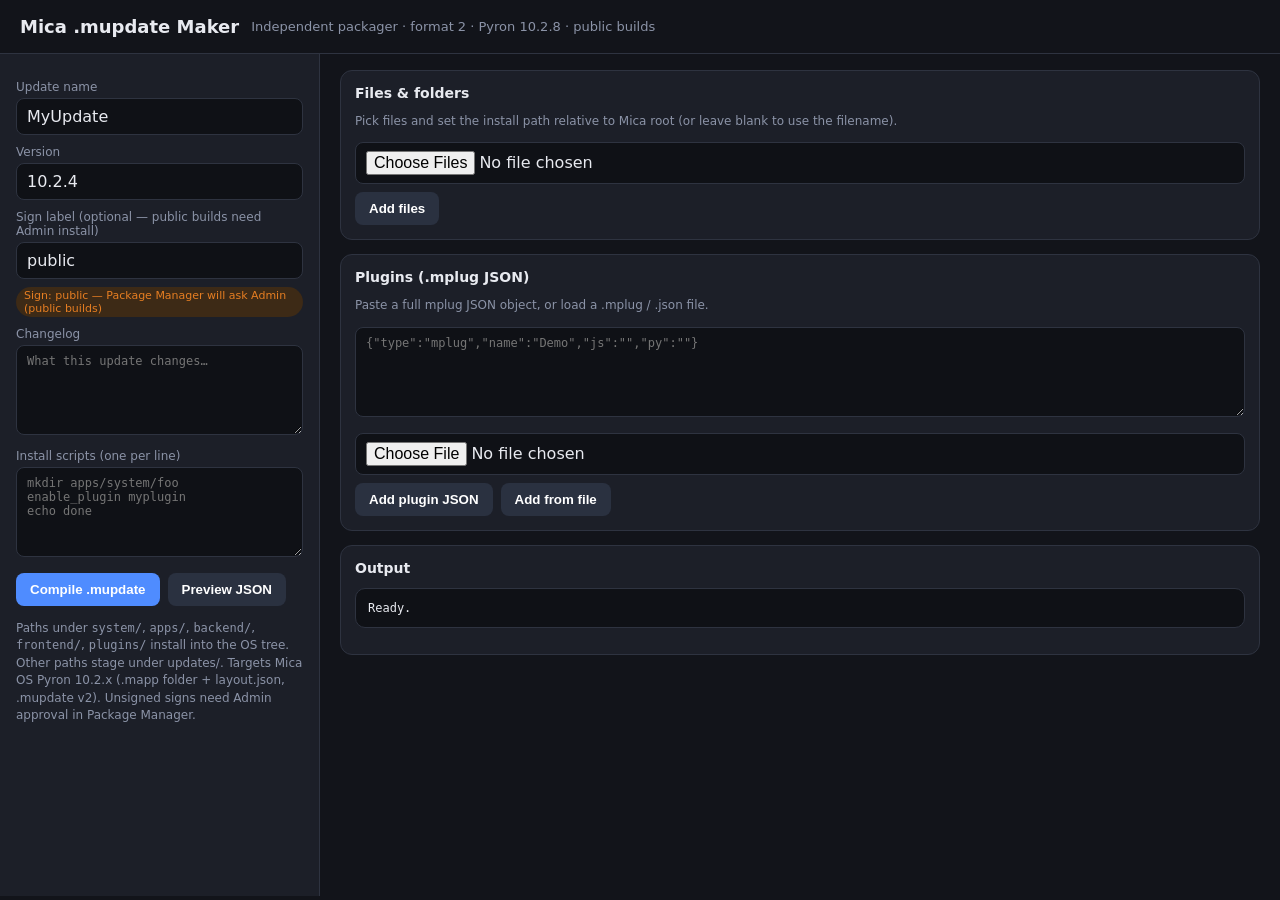
<file: mica-os-pyron10.2.8/tools/mupdate-maker.html>
<!DOCTYPE html>
<html lang="en">
<head>
<meta charset="utf-8">
<title>Mica .mupdate Maker</title>
<style>
  :root { --bg:#12141a; --panel:#1c1f28; --border:#2e3340; --text:#e8eaf0; --muted:#8b93a7; --accent:#4f8cff; --ok:#2ecc71; --warn:#e67e22; }
  * { box-sizing: border-box; }
  body { margin:0; font-family: Segoe UI, system-ui, sans-serif; background:var(--bg); color:var(--text); min-height:100vh; }
  header { padding:16px 20px; border-bottom:1px solid var(--border); display:flex; align-items:center; gap:12px; }
  header h1 { margin:0; font-size:18px; font-weight:600; }
  header span { color:var(--muted); font-size:13px; }
  main { display:grid; grid-template-columns: 320px 1fr; gap:0; min-height:calc(100vh - 58px); }
  aside { border-right:1px solid var(--border); padding:16px; background:var(--panel); }
  section { padding:16px 20px; overflow:auto; }
  label { display:block; font-size:12px; color:var(--muted); margin:10px 0 4px; }
  input, textarea, select { width:100%; padding:8px 10px; border-radius:8px; border:1px solid var(--border); background:#0f1116; color:var(--text); font:inherit; }
  textarea { min-height:90px; font-family: ui-monospace, Consolas, monospace; font-size:12px; }
  button { background:var(--accent); color:#fff; border:none; border-radius:8px; padding:9px 14px; font-weight:600; cursor:pointer; }
  button.secondary { background:#2a3140; }
  button:disabled { opacity:0.5; cursor:not-allowed; }
  .row { display:flex; gap:8px; flex-wrap:wrap; margin-top:12px; }
  .card { background:var(--panel); border:1px solid var(--border); border-radius:12px; padding:14px; margin-bottom:14px; }
  .card h3 { margin:0 0 8px; font-size:14px; }
  .file-row { display:flex; justify-content:space-between; align-items:center; padding:8px 0; border-bottom:1px solid var(--border); font-size:13px; gap:10px; }
  .file-row code { color:#9ec1ff; word-break:break-all; }
  .badge { display:inline-block; padding:2px 8px; border-radius:999px; font-size:11px; background:#243049; }
  .badge.ok { background:#1e3d2f; color:var(--ok); }
  .badge.warn { background:#3d2a16; color:var(--warn); }
  pre { background:#0f1116; border:1px solid var(--border); border-radius:10px; padding:12px; overflow:auto; font-size:12px; max-height:280px; }
  .hint { font-size:12px; color:var(--muted); line-height:1.45; }
</style>
</head>
<body>
<header>
  <h1>Mica .mupdate Maker</h1>
  <span>Independent packager · format 2 · Pyron 10.2.8 · public builds</span>
</header>
<main>
  <aside>
    <label>Update name</label>
    <input id="name" value="MyUpdate">
    <label>Version</label>
    <input id="version" value="10.2.4">
    <label>Sign label (optional — public builds need Admin install)</label>
    <input id="sign" value="public" maxlength="16">
    <div id="signBadge" class="badge ok" style="margin-top:8px;">Public sign</div>
    <label>Changelog</label>
    <textarea id="changelog" placeholder="What this update changes…"></textarea>
    <label>Install scripts (one per line)</label>
    <textarea id="scripts" placeholder="mkdir apps/system/foo&#10;enable_plugin myplugin&#10;echo done"></textarea>
    <div class="row">
      <button onclick="compile()">Compile .mupdate</button>
      <button class="secondary" onclick="preview()">Preview JSON</button>
    </div>
    <p class="hint" style="margin-top:14px;">
      Paths under <code>system/</code>, <code>apps/</code>, <code>backend/</code>, <code>frontend/</code>, <code>plugins/</code>
      install into the OS tree. Other paths stage under updates/.
      Targets Mica OS Pyron 10.2.x (.mapp folder + layout.json, .mupdate v2). Unsigned signs need Admin approval in Package Manager.
    </p>
  </aside>
  <section>
    <div class="card">
      <h3>Files &amp; folders</h3>
      <p class="hint">Pick files and set the install path relative to Mica root (or leave blank to use the filename).</p>
      <div class="row">
        <input type="file" id="filePick" multiple>
        <button class="secondary" onclick="addFiles()">Add files</button>
      </div>
      <div id="fileList"></div>
    </div>
    <div class="card">
      <h3>Plugins (.mplug JSON)</h3>
      <p class="hint">Paste a full mplug JSON object, or load a .mplug / .json file.</p>
      <textarea id="pluginJson" placeholder='{"type":"mplug","name":"Demo","js":"","py":""}'></textarea>
      <div class="row">
        <input type="file" id="plugPick" accept=".mplug,.json,.txt">
        <button class="secondary" onclick="addPluginText()">Add plugin JSON</button>
        <button class="secondary" onclick="addPluginFile()">Add from file</button>
      </div>
      <div id="plugList"></div>
    </div>
    <div class="card">
      <h3>Output</h3>
      <pre id="out">Ready.</pre>
    </div>
  </section>
</main>
<script>
const OFFICIAL = ''; // public packager — no privileged sign
const state = { files: {}, plugins: [] };

document.getElementById('sign').addEventListener('input', updateSignBadge);
updateSignBadge();

function updateSignBadge() {
  const s = document.getElementById('sign').value.trim();
  const el = document.getElementById('signBadge');
  el.className = 'badge warn';
  el.textContent = s
    ? ('Sign: ' + s + ' — Package Manager will ask Admin (public builds)')
    : 'No sign — Package Manager will ask Admin';
}

function renderFiles() {
  const box = document.getElementById('fileList');
  const keys = Object.keys(state.files);
  if (!keys.length) { box.innerHTML = '<p class="hint">No files yet.</p>'; return; }
  box.innerHTML = keys.map(k => `
    <div class="file-row">
      <code>${k}</code>
      <button class="secondary" onclick="removeFile('${k.replace(/'/g, "\\'")}')">Remove</button>
    </div>`).join('');
}

function renderPlugins() {
  const box = document.getElementById('plugList');
  if (!state.plugins.length) { box.innerHTML = '<p class="hint">No plugins yet.</p>'; return; }
  box.innerHTML = state.plugins.map((p, i) => `
    <div class="file-row">
      <span>${p.name || p.id || ('plugin ' + (i+1))}</span>
      <button class="secondary" onclick="state.plugins.splice(${i},1);renderPlugins();">Remove</button>
    </div>`).join('');
}

function removeFile(k) { delete state.files[k]; renderFiles(); }

function readFileAsTextOrDataURL(file) {
  return new Promise((resolve, reject) => {
    const isText = /\.(txt|md|json|js|css|html|htm|py|svg|xml|csv|log|ini|yml|yaml|toml)$/i.test(file.name);
    const r = new FileReader();
    r.onerror = reject;
    r.onload = () => resolve(r.result);
    if (isText) r.readAsText(file);
    else r.readAsDataURL(file);
  });
}

async function addFiles() {
  const input = document.getElementById('filePick');
  for (const f of input.files) {
    let path = prompt('Install path for ' + f.name + ' (e.g. apps/system/myapp/index.html)', f.name);
    if (path === null) continue;
    path = (path || f.name).replace(/\\/g, '/').replace(/^\//, '');
    state.files[path] = await readFileAsTextOrDataURL(f);
  }
  input.value = '';
  renderFiles();
}

function addPluginText() {
  const raw = document.getElementById('pluginJson').value.trim();
  if (!raw) return alert('Paste plugin JSON first');
  try {
    const obj = JSON.parse(raw);
    obj.type = obj.type || 'mplug';
    state.plugins.push(obj);
    document.getElementById('pluginJson').value = '';
    renderPlugins();
  } catch (e) {
    alert('Invalid JSON: ' + e.message);
  }
}

async function addPluginFile() {
  const input = document.getElementById('plugPick');
  const f = input.files[0];
  if (!f) return alert('Choose a file');
  const text = await f.text();
  try {
    let obj;
    if (text.trim().startsWith('{')) obj = JSON.parse(text);
    else {
      // try base64
      try { obj = JSON.parse(decodeURIComponent(escape(atob(text.trim())))); }
      catch { obj = JSON.parse(atob(text.trim())); }
    }
    obj.type = obj.type || 'mplug';
    state.plugins.push(obj);
    renderPlugins();
  } catch (e) {
    alert('Could not parse plugin: ' + e.message);
  }
  input.value = '';
}

function buildPackage() {
  const scripts = document.getElementById('scripts').value
    .split(/\r?\n/).map(s => s.trim()).filter(Boolean);
  return {
    type: 'mupdate',
    format: 2,
    sign: document.getElementById('sign').value.trim(),
    name: document.getElementById('name').value.trim() || 'Update',
    version: document.getElementById('version').value.trim() || '1.0',
    changelog: document.getElementById('changelog').value.trim(),
    files: { ...state.files },
    scripts,
    plugins: state.plugins.slice(),
  };
}

function encodePackage(pkg) {
  // classic Mica package encoding
  return btoa(unescape(encodeURIComponent(JSON.stringify(pkg))));
}

function preview() {
  const pkg = buildPackage();
  document.getElementById('out').textContent = JSON.stringify(pkg, null, 2);
}

function compile() {
  const pkg = buildPackage();
  if (!pkg.sign) {
    if (!confirm('No sign set — installs will require Admin. Continue?')) return;
  }
  const encoded = encodePackage(pkg);
  const fname = (pkg.name.replace(/\s+/g, '') || 'Update') + '-v' + pkg.version + '.mupdate';
  const blob = new Blob([encoded], { type: 'application/mupdate;charset=utf-8' });
  const a = document.createElement('a');
  a.href = URL.createObjectURL(blob);
  a.download = fname;
  a.click();
  URL.revokeObjectURL(a.href);
  document.getElementById('out').textContent =
    'Compiled ' + fname + '\n' +
    'sign: ' + pkg.sign + (pkg.sign === OFFICIAL ? ' (official)' : ' (admin required)') + '\n' +
    'files: ' + Object.keys(pkg.files).length + '\n' +
    'plugins: ' + pkg.plugins.length + '\n' +
    'scripts: ' + pkg.scripts.length + '\n\n' +
    JSON.stringify(pkg, null, 2).slice(0, 4000);
}
</script>
</body>
</html>
</file>
